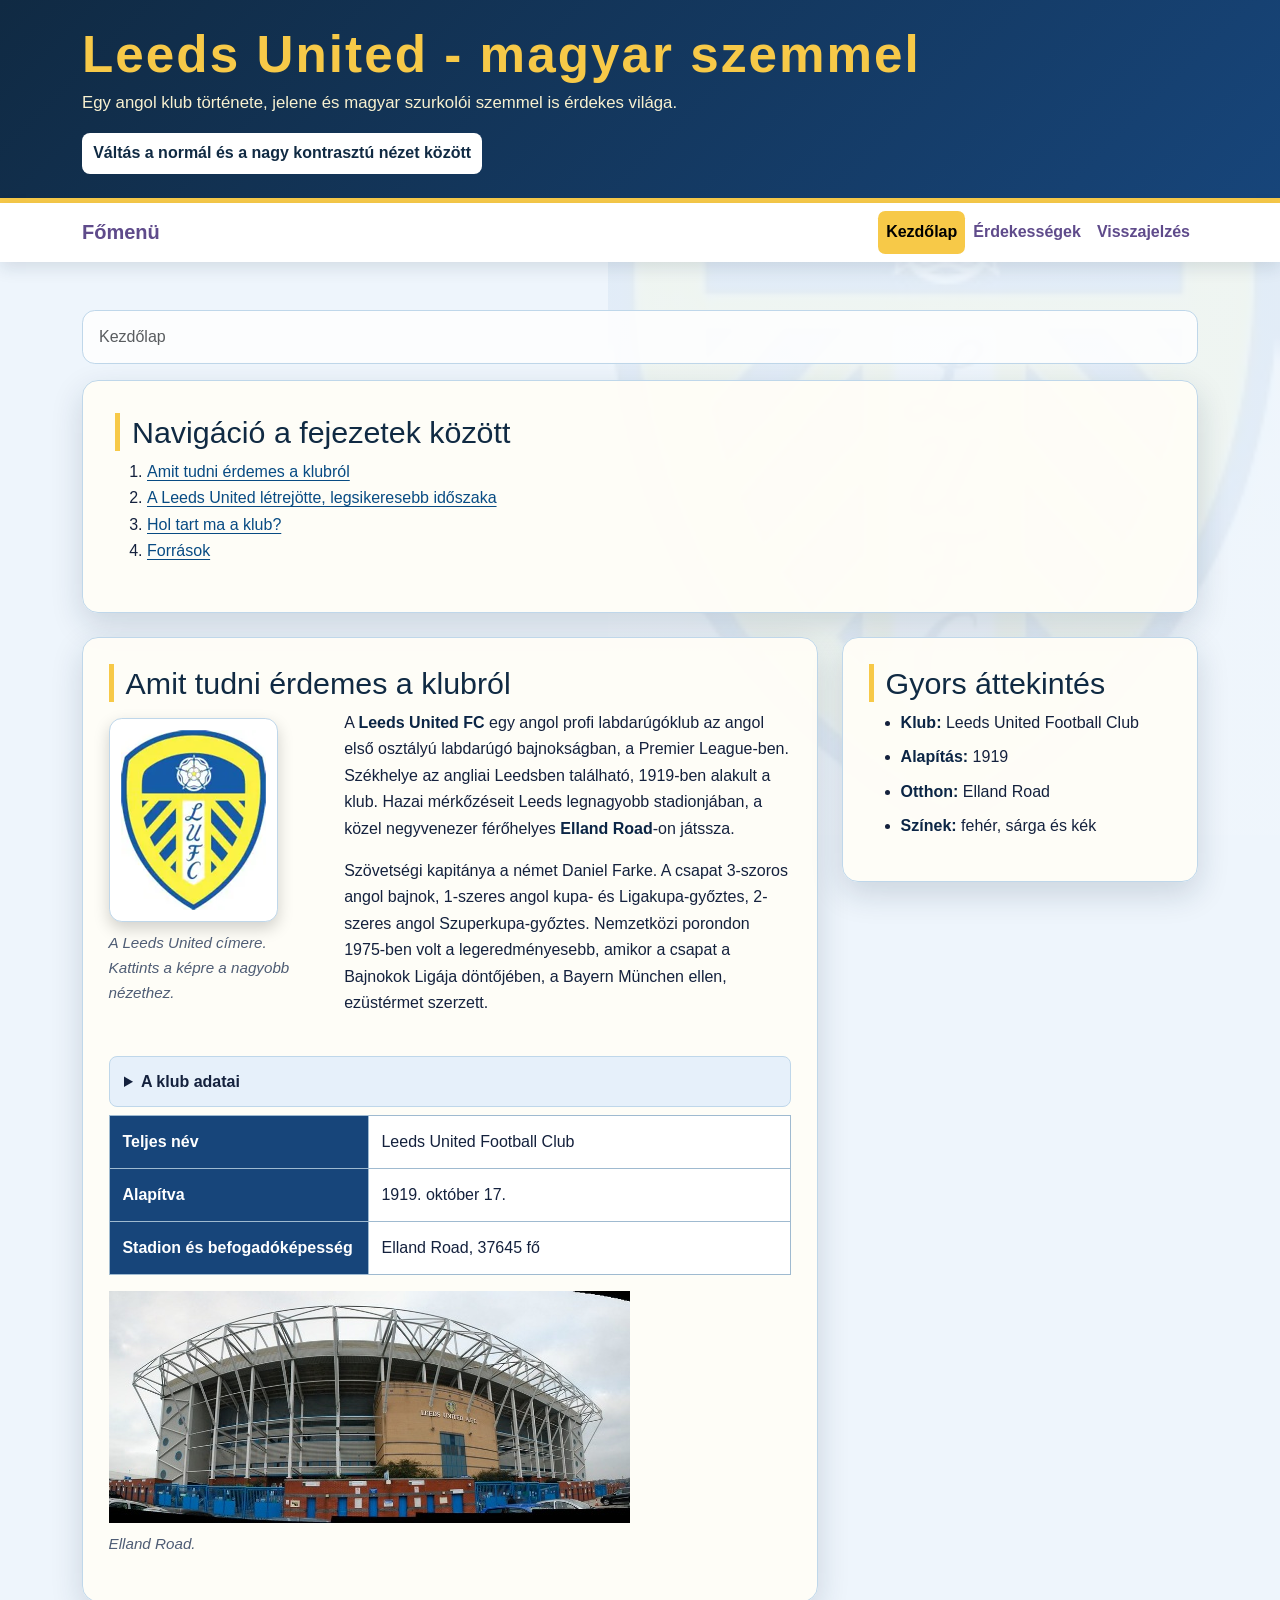
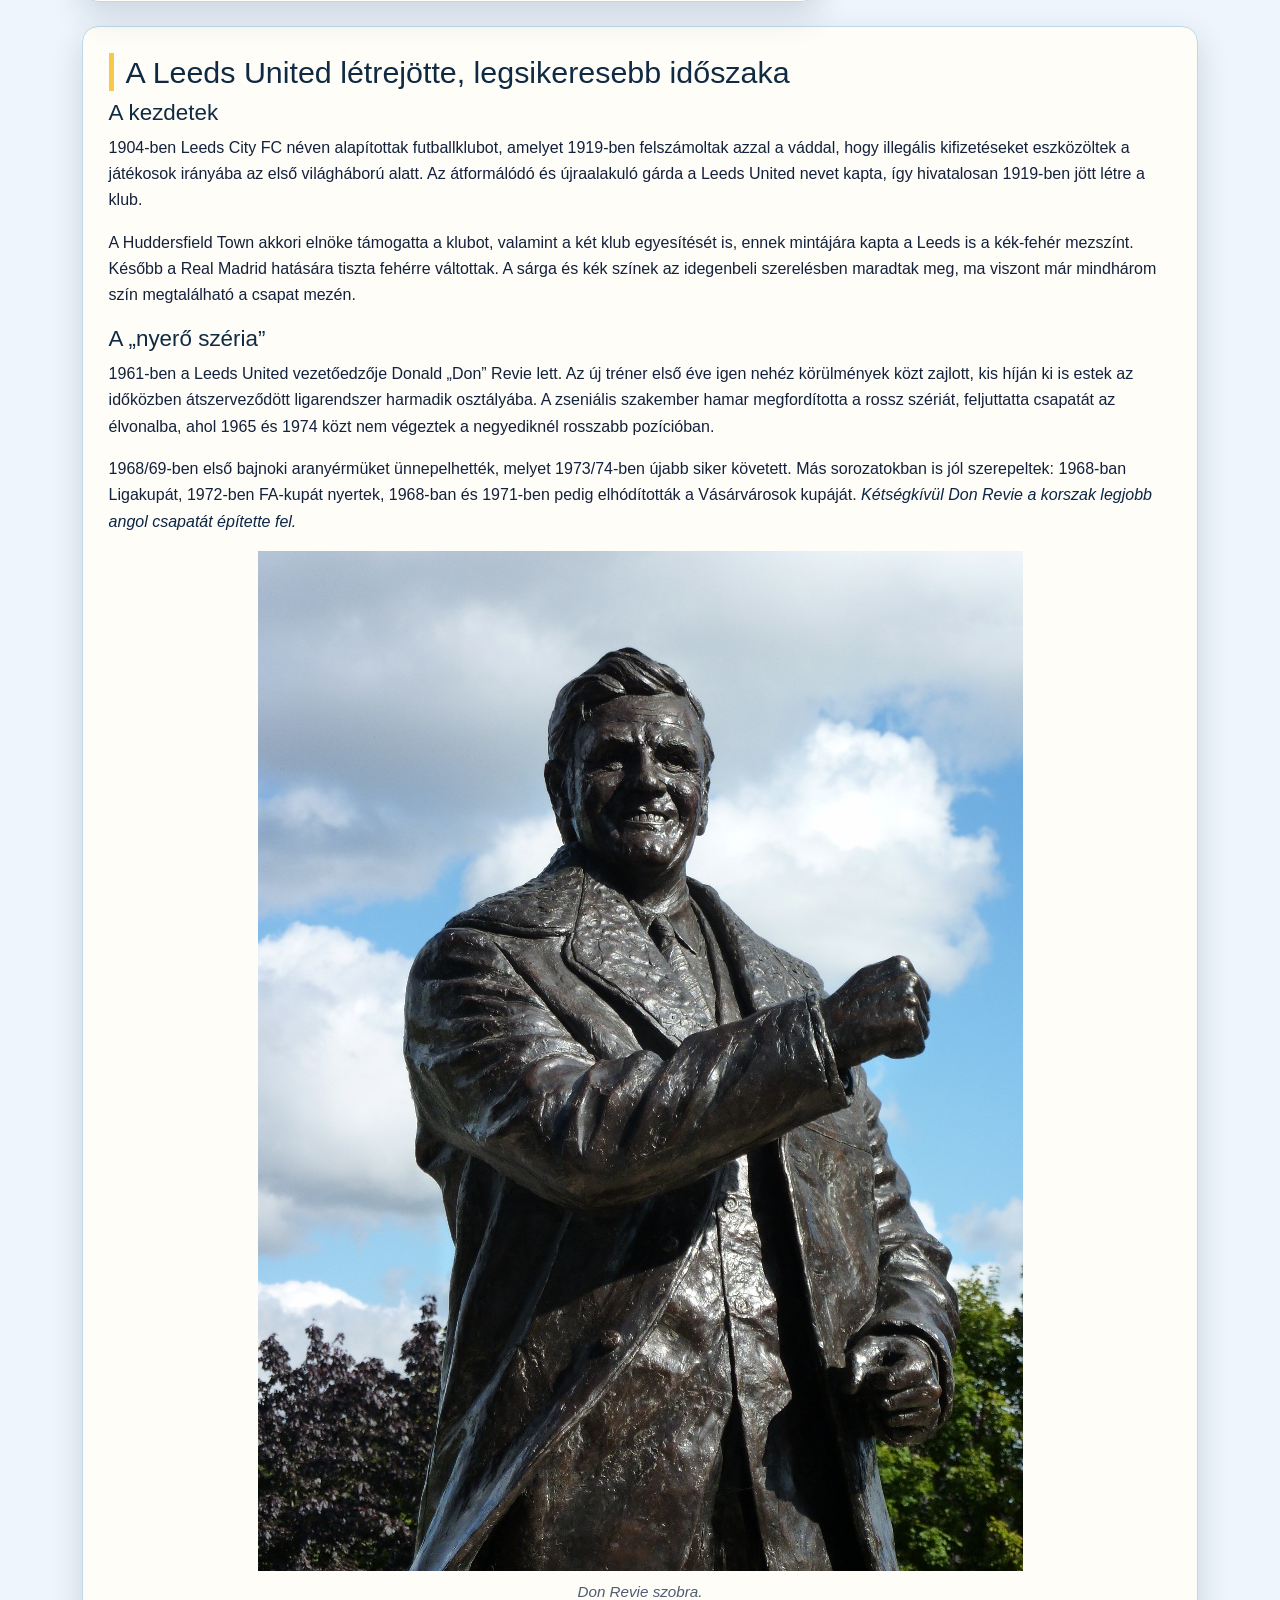
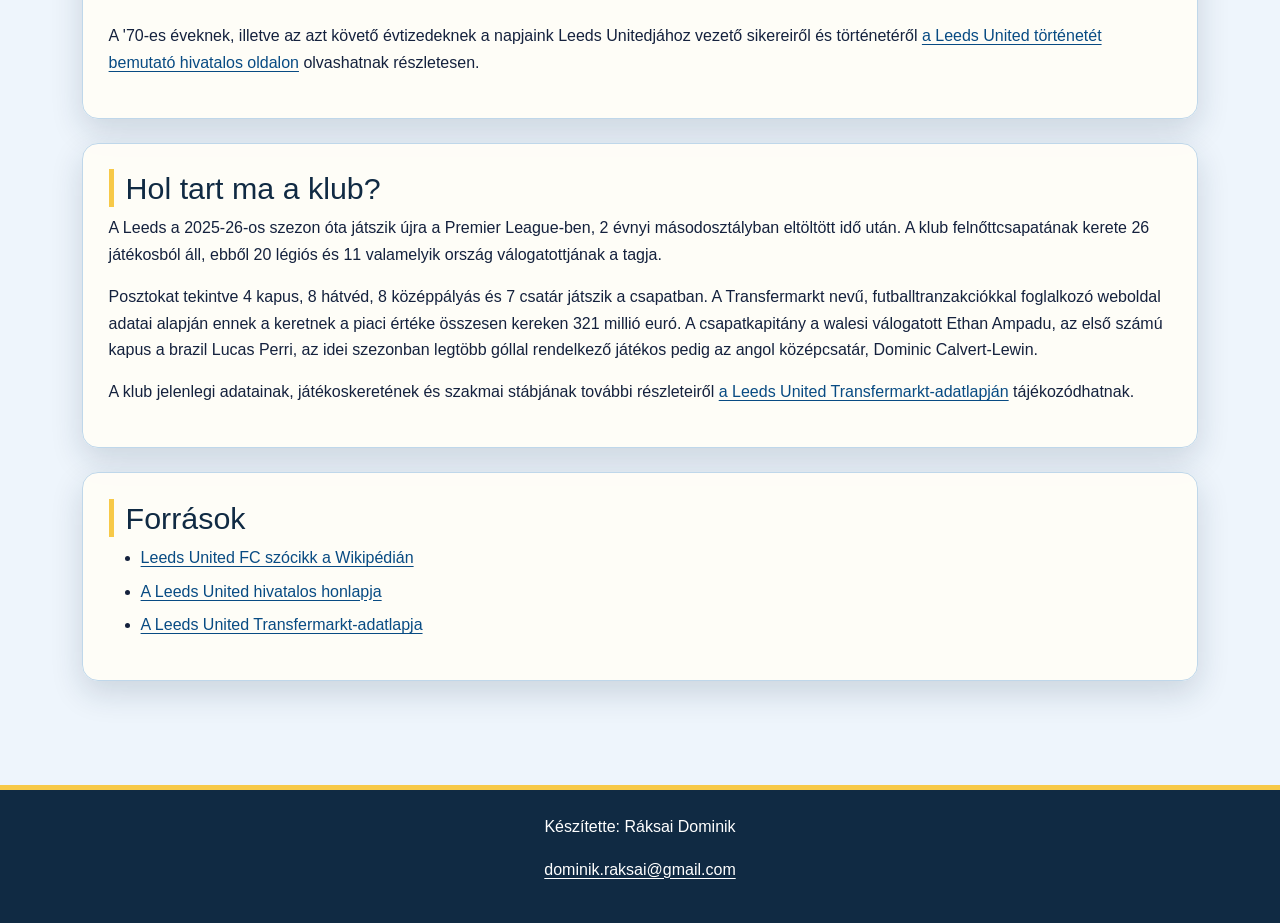
<file: index.html>
<!DOCTYPE html>
<html lang="hu">
<head>
  <meta charset="utf-8">
  <meta name="viewport" content="width=device-width, initial-scale=1">
  <title>Kezdőlap - Leeds United magyar szemmel</title>
  <link href="https://cdn.jsdelivr.net/npm/bootstrap@5.3.3/dist/css/bootstrap.min.css" rel="stylesheet">
  <link rel="stylesheet" href="css/style.css" media="screen">
  <link rel="stylesheet" href="css/print.css" media="print">
</head>
<body>
  <a class="skip-link" href="#tartalom">Ugrás a fő tartalomra</a>
  <input class="contrast-toggle" type="checkbox" id="nagybetus" aria-label="Nagy kontrasztú, nagybetűs nézet bekapcsolása">
  <div class="site-wrap">
    <header class="site-header py-4">
      <div class="container-lg">
        <h1 class="site-title">Leeds United - magyar szemmel</h1>
        <p class="tagline">Egy angol klub története, jelene és magyar szurkolói szemmel is érdekes világa.</p>
        <label class="contrast-control" for="nagybetus">Váltás a normál és a nagy kontrasztú nézet között</label>
      </div>
    </header>

    <nav class="navbar navbar-expand-md" aria-label="Főmenü">
      <div class="container-lg">
        <span class="navbar-brand">Főmenü</span>       
        <button class="navbar-toggler" type="button" data-bs-toggle="collapse" data-bs-target="#fomenu" aria-controls="fomenu" aria-expanded="false" aria-label="Menü megnyitása">
          <span class="navbar-toggler-icon"></span>
        </button>
        
        <div class="collapse navbar-collapse" id="fomenu">
          <ul class="navbar-nav ms-auto">
            <li class="nav-item"><a class="nav-link active" aria-current="page" href="index.html">Kezdőlap</a></li>
            <li class="nav-item"><a class="nav-link" href="erdekessegek.html">Érdekességek</a></li>
            <li class="nav-item"><a class="nav-link" href="visszajelzes.html">Visszajelzés</a></li>
          </ul>
        </div>
      </div>
    </nav>

    <main id="tartalom" class="container-lg">
      <nav aria-label="Helyzetjelző navigáció">
        <ol class="breadcrumb">
          <li class="breadcrumb-item active" aria-current="page">Kezdőlap</li>
        </ol>
      </nav>

      <section class="hero mb-4" aria-labelledby="fejezetek">
        <h2 id="fejezetek">Navigáció a fejezetek között</h2>
        <ol>
          <li><a href="#klubrol">Amit tudni érdemes a klubról</a></li>
          <li><a href="#tortenet">A Leeds United létrejötte, legsikeresebb időszaka</a></li>
          <li><a href="#ma">Hol tart ma a klub?</a></li>
          <li><a href="#forrasok">Források</a></li>
        </ol>
      </section>

      <div class="row g-4 align-items-start">
        <div class="col-12 col-xl-8">
          <article class="content-card">
            <h2 id="klubrol">Amit tudni érdemes a klubról</h2>
            <div class="row g-4 align-items-center">
              <div class="col-12 col-md-4">
                <figure class="logo-figure">
                  <a class="figure-link" href="images/leedslogo.png">
                    <img class="thumbnail" src="images/leedslogo_thumb.png" alt="A Leeds United címere sárga és kék színekkel.">
                  </a>
                  <figcaption>A Leeds United címere. Kattints a képre a nagyobb nézethez.</figcaption>
                </figure>
              </div>
              <div class="col-12 col-md-8">
                <p>A <strong>Leeds United FC</strong> egy angol profi labdarúgóklub az angol első osztályú labdarúgó bajnokságban, a <span lang="en">Premier League</span>-ben. Székhelye az angliai Leedsben található, 1919-ben alakult a klub. Hazai mérkőzéseit Leeds legnagyobb stadionjában, a közel negyvenezer férőhelyes <span lang="en"><strong>Elland Road</strong></span>-on játssza.</p>
                <p>Szövetségi kapitánya a német Daniel Farke. A csapat 3-szoros angol bajnok, 1-szeres angol kupa- és Ligakupa-győztes, 2-szeres angol Szuperkupa-győztes. Nemzetközi porondon 1975-ben volt a legeredményesebb, amikor a csapat a Bajnokok Ligája döntőjében, a Bayern München ellen, ezüstérmet szerzett.</p>
              </div>
            </div>

            <div class="table-wrapper">
              <table>
                <caption>
                  <details>
                    <summary>A klub adatai</summary>
                    A táblázatban a klubra vonatkozó legfontosabb adatok olvashatók.
                  </details>
                </caption>
                <tbody>
                  <tr>
                    <th scope="row">Teljes név</th>
                    <td><span lang="en">Leeds United Football Club</span></td>
                  </tr>
                  <tr>
                    <th scope="row">Alapítva</th>
                    <td>1919. október 17.</td>
                  </tr>
                  <tr>
                    <th scope="row">Stadion és befogadóképesség</th>
                    <td><span lang="en">Elland Road</span>, 37645 fő</td>
                  </tr>
                </tbody>
              </table>
            </div>

            <figure>
              <img src="images/ellandroad.png" alt="A Leeds United stadionja, az Elland Road oldalnézetből">
              <figcaption><span lang="en">Elland Road</span>.</figcaption>
            </figure>
          </article>
        </div>

        <aside class="col-12 col-xl-4" aria-labelledby="gyors">
          <div class="aside-card">
            <h2 id="gyors">Gyors áttekintés</h2>
            <ul class="fact-list">
              <li><strong>Klub:</strong><span lang="en"> Leeds United Football Club</span></li>
              <li><strong>Alapítás:</strong> 1919</li>
              <li><strong>Otthon:</strong><span lang="en"> Elland Road</span></li>
              <li><strong>Színek:</strong> fehér, sárga és kék</li>
            </ul>
          </div>
        </aside>
      </div>

      <section id="tortenet" class="content-card wide-reading">
        <h2>A Leeds United létrejötte, legsikeresebb időszaka</h2>
        <article>
          <h3>A kezdetek</h3>
          <p>1904-ben <span lang="en">Leeds City</span> FC néven alapítottak futballklubot, amelyet 1919-ben felszámoltak azzal a váddal, hogy illegális kifizetéseket eszközöltek a játékosok irányába az első világháború alatt. Az átformálódó és újraalakuló gárda a Leeds United nevet kapta, így hivatalosan 1919-ben jött létre a klub.</p>
          <p>A <span lang="en">Huddersfield Town</span> akkori elnöke támogatta a klubot, valamint a két klub egyesítését is, ennek mintájára kapta a Leeds is a kék-fehér mezszínt. Később a Real Madrid hatására tiszta fehérre váltottak. A sárga és kék színek az idegenbeli szerelésben maradtak meg, ma viszont már mindhárom szín megtalálható a csapat mezén.</p>
        </article>
        <article>
          <h3>A „nyerő széria”</h3>
          <p>1961-ben a Leeds United vezetőedzője Donald „Don” Revie lett. Az új tréner első éve igen nehéz körülmények közt zajlott, kis híján ki is estek az időközben átszerveződött ligarendszer harmadik osztályába. A zseniális szakember hamar megfordította a rossz szériát, feljuttatta csapatát az élvonalba, ahol 1965 és 1974 közt nem végeztek a negyediknél rosszabb pozícióban.</p>
          <p>1968/69-ben első bajnoki aranyérmüket ünnepelhették, melyet 1973/74-ben újabb siker követett. Más sorozatokban is jól szerepeltek: 1968-ban Ligakupát, 1972-ben FA-kupát nyertek, 1968-ban és 1971-ben pedig elhódították a Vásárvárosok kupáját. <em>Kétségkívül Don Revie a korszak legjobb angol csapatát építette fel.</em></p>
          <figure class="text-center">
            <img src="images/szobor.png" alt="Don Revie szobra Leedsben">
            <figcaption>Don Revie szobra.</figcaption>
          </figure>
          <p>A '70-es éveknek, illetve az azt követő évtizedeknek a napjaink Leeds Unitedjához vezető sikereiről és történetéről <a href="https://www.leedsunited.com/en/club-honours" target="_blank">a Leeds United történetét bemutató hivatalos oldalon</a> olvashatnak részletesen.</p>
        </article>
      </section>

      <section id="ma" class="content-card wide-reading">
        <h2>Hol tart ma a klub?</h2>
        <p>A Leeds a 2025-26-os szezon óta játszik újra a <span lang="en">Premier League</span>-ben, 2 évnyi másodosztályban eltöltött idő után. A klub felnőttcsapatának kerete 26 játékosból áll, ebből 20 légiós és 11 valamelyik ország válogatottjának a tagja.</p>
        <p>Posztokat tekintve 4 kapus, 8 hátvéd, 8 középpályás és 7 csatár játszik a csapatban. A Transfermarkt nevű, futballtranzakciókkal foglalkozó weboldal adatai alapján ennek a keretnek a piaci értéke összesen kereken 321 millió euró. A csapatkapitány a walesi válogatott Ethan Ampadu, az első számú kapus a brazil Lucas Perri, az idei szezonban legtöbb góllal rendelkező játékos pedig az angol középcsatár, Dominic Calvert-Lewin.</p>
        <p>A klub jelenlegi adatainak, játékoskeretének és szakmai stábjának további részleteiről <a href="https://www.transfermarkt.com/leeds-united/startseite/verein/399" target="_blank">a Leeds United Transfermarkt-adatlapján</a> tájékozódhatnak.</p>
      </section>

      <section id="forrasok" class="content-card wide-reading">
        <h2>Források</h2>
        <ul class="source-list">
          <li><a href="https://hu.wikipedia.org/wiki/Leeds_United_FC" target="_blank">Leeds United FC szócikk a Wikipédián</a></li>
          <li><a href="https://www.leedsunited.com/" target="_blank">A Leeds United hivatalos honlapja</a></li>
          <li><a href="https://www.transfermarkt.com/leeds-united/startseite/verein/399" target="_blank">A Leeds United Transfermarkt-adatlapja</a></li>
        </ul>
      </section>
    </main>

    <footer class="site-footer">
      <div class="container-lg">
        <p>Készítette: Ráksai Dominik</p>
        <p><a class="footer-link" href="mailto:dominik.raksai@gmail.com">dominik.raksai@gmail.com</a></p>
      </div>
    </footer>
  </div>
  <script src="https://cdn.jsdelivr.net/npm/bootstrap@5.3.3/dist/js/bootstrap.bundle.min.js"></script>
</body>
</html>
</file>
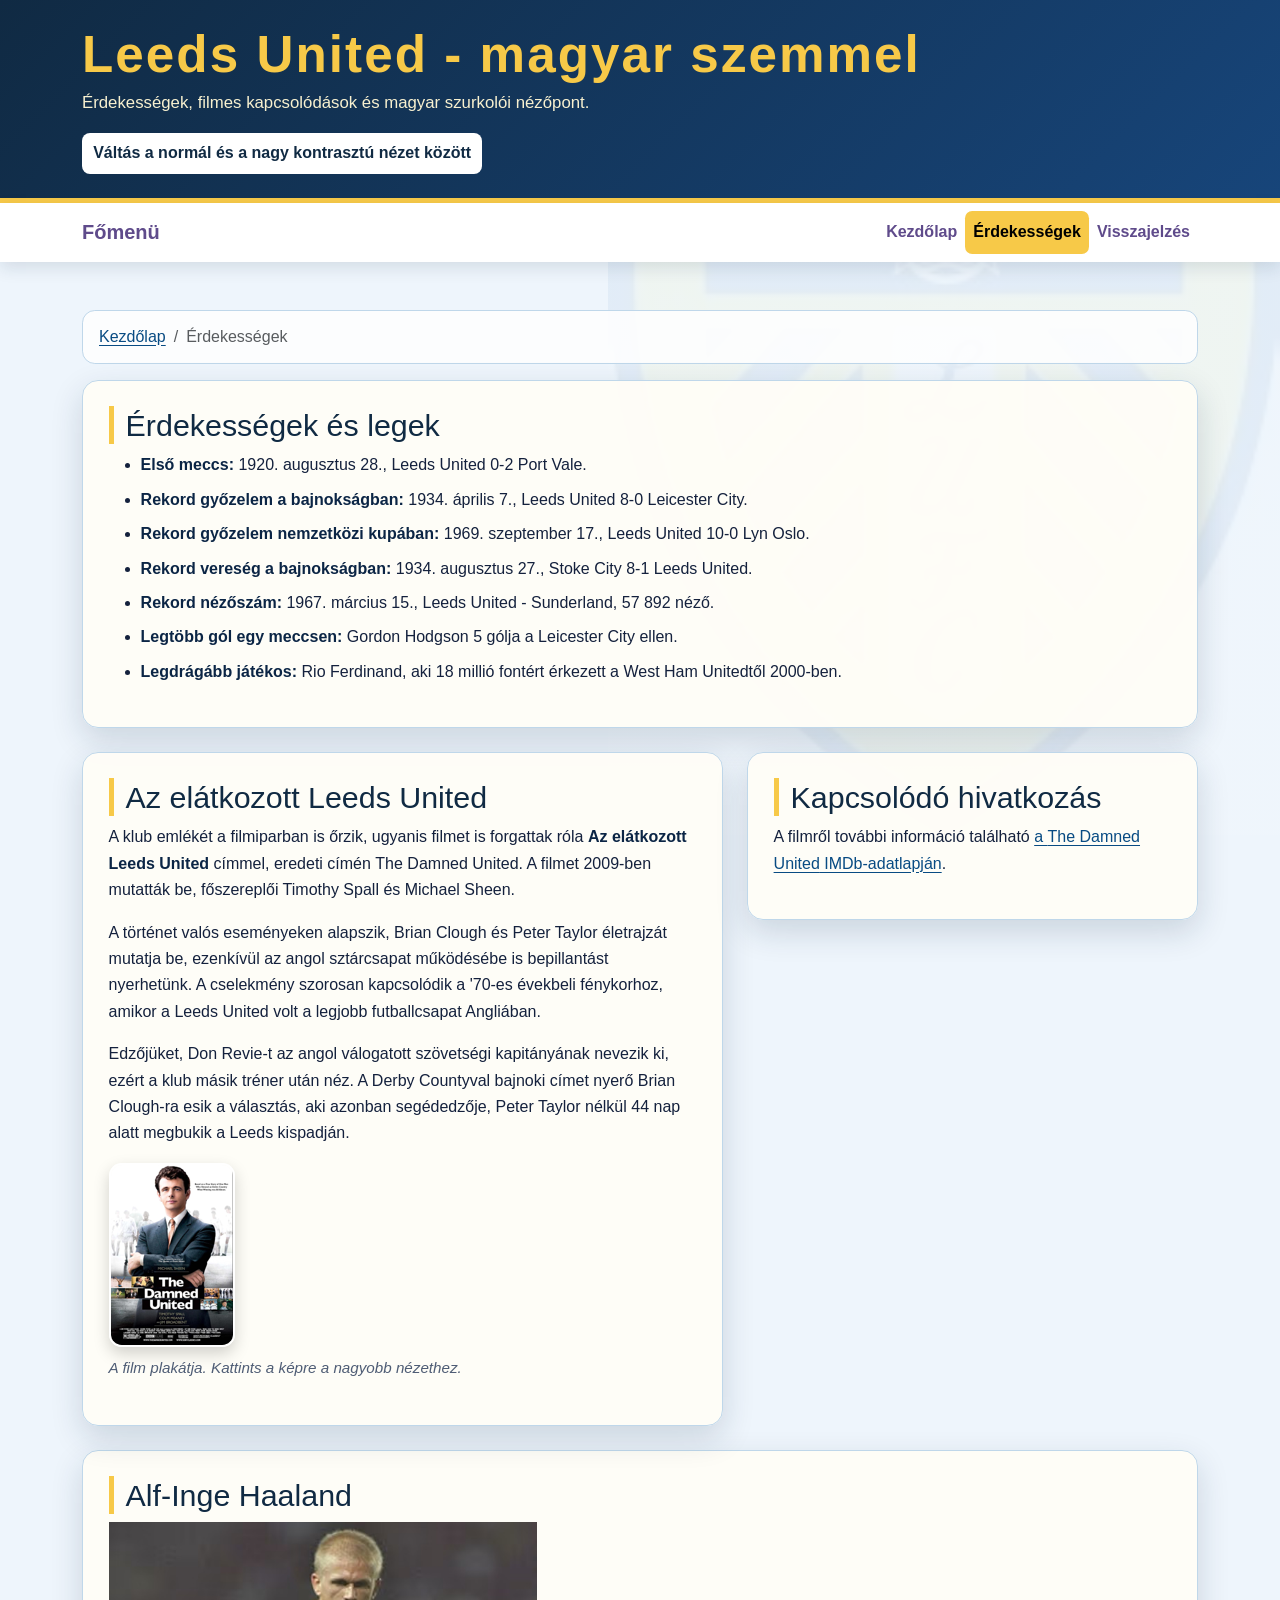
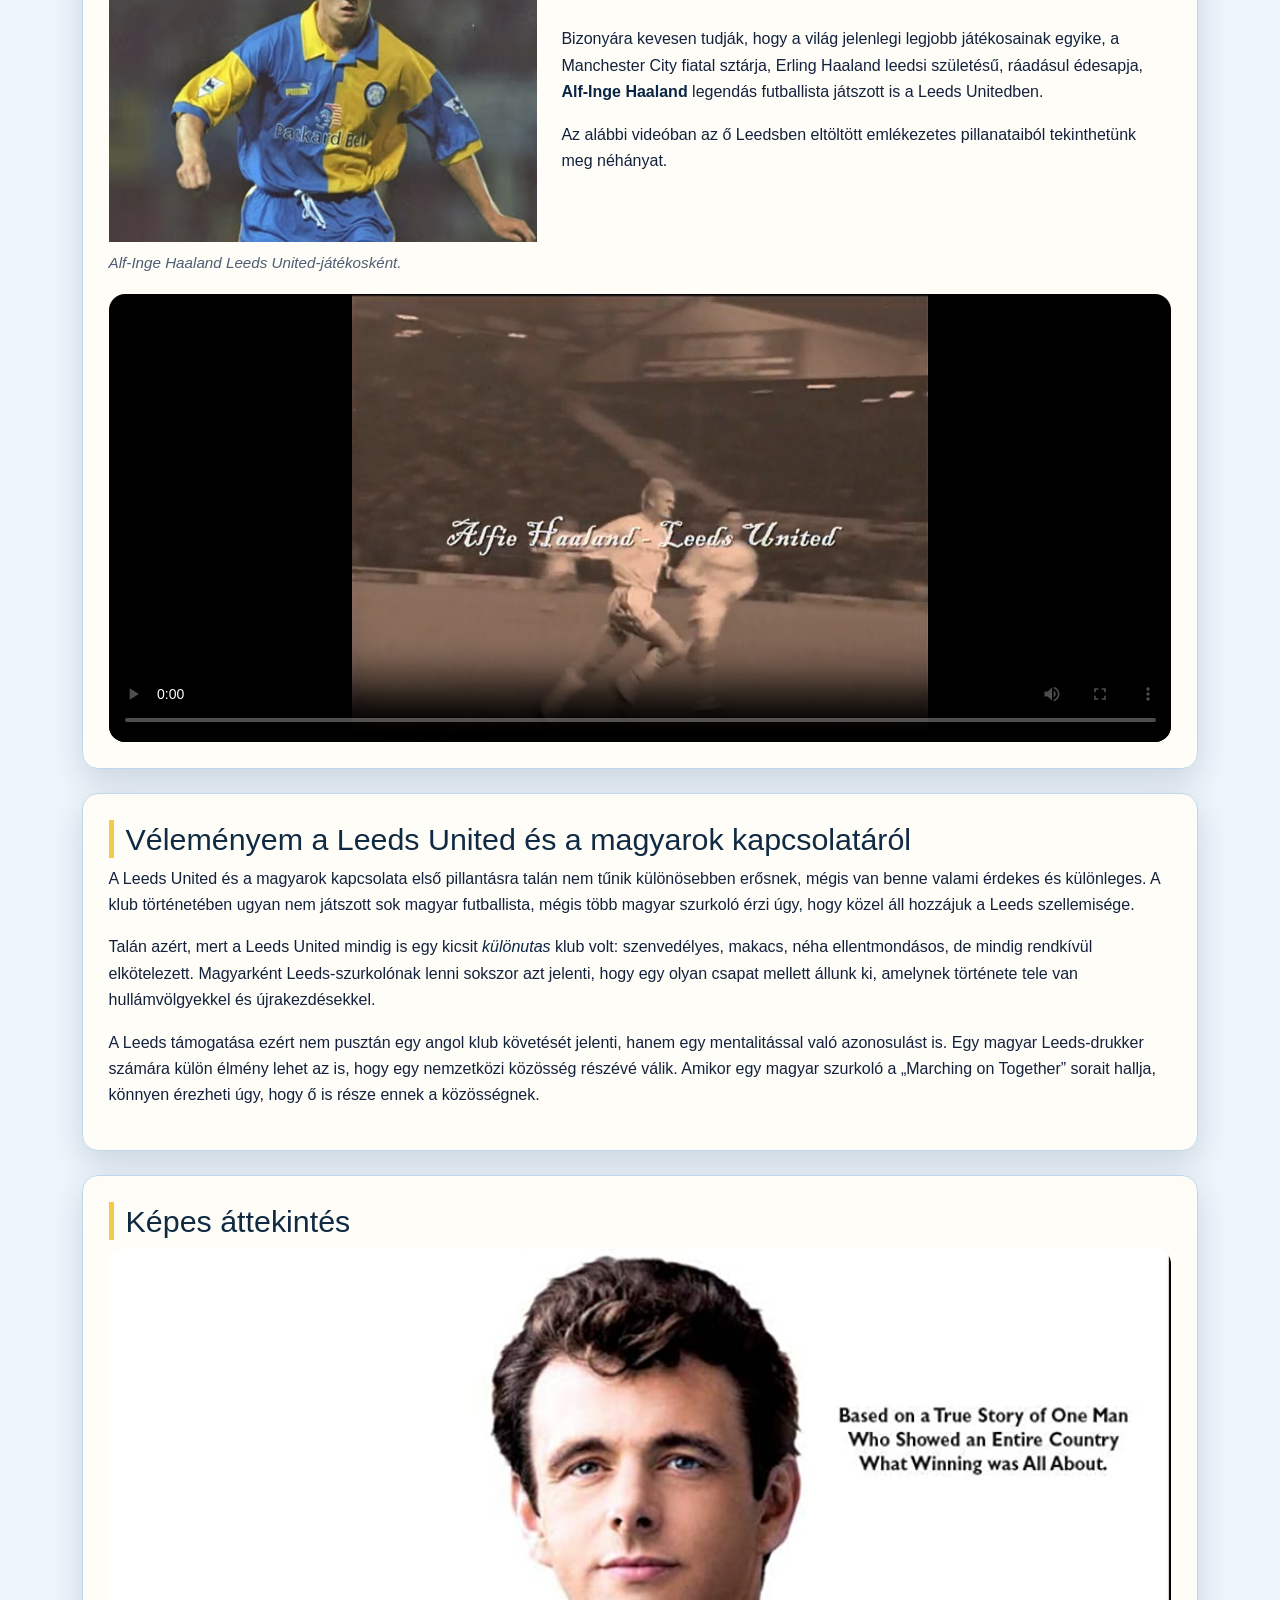
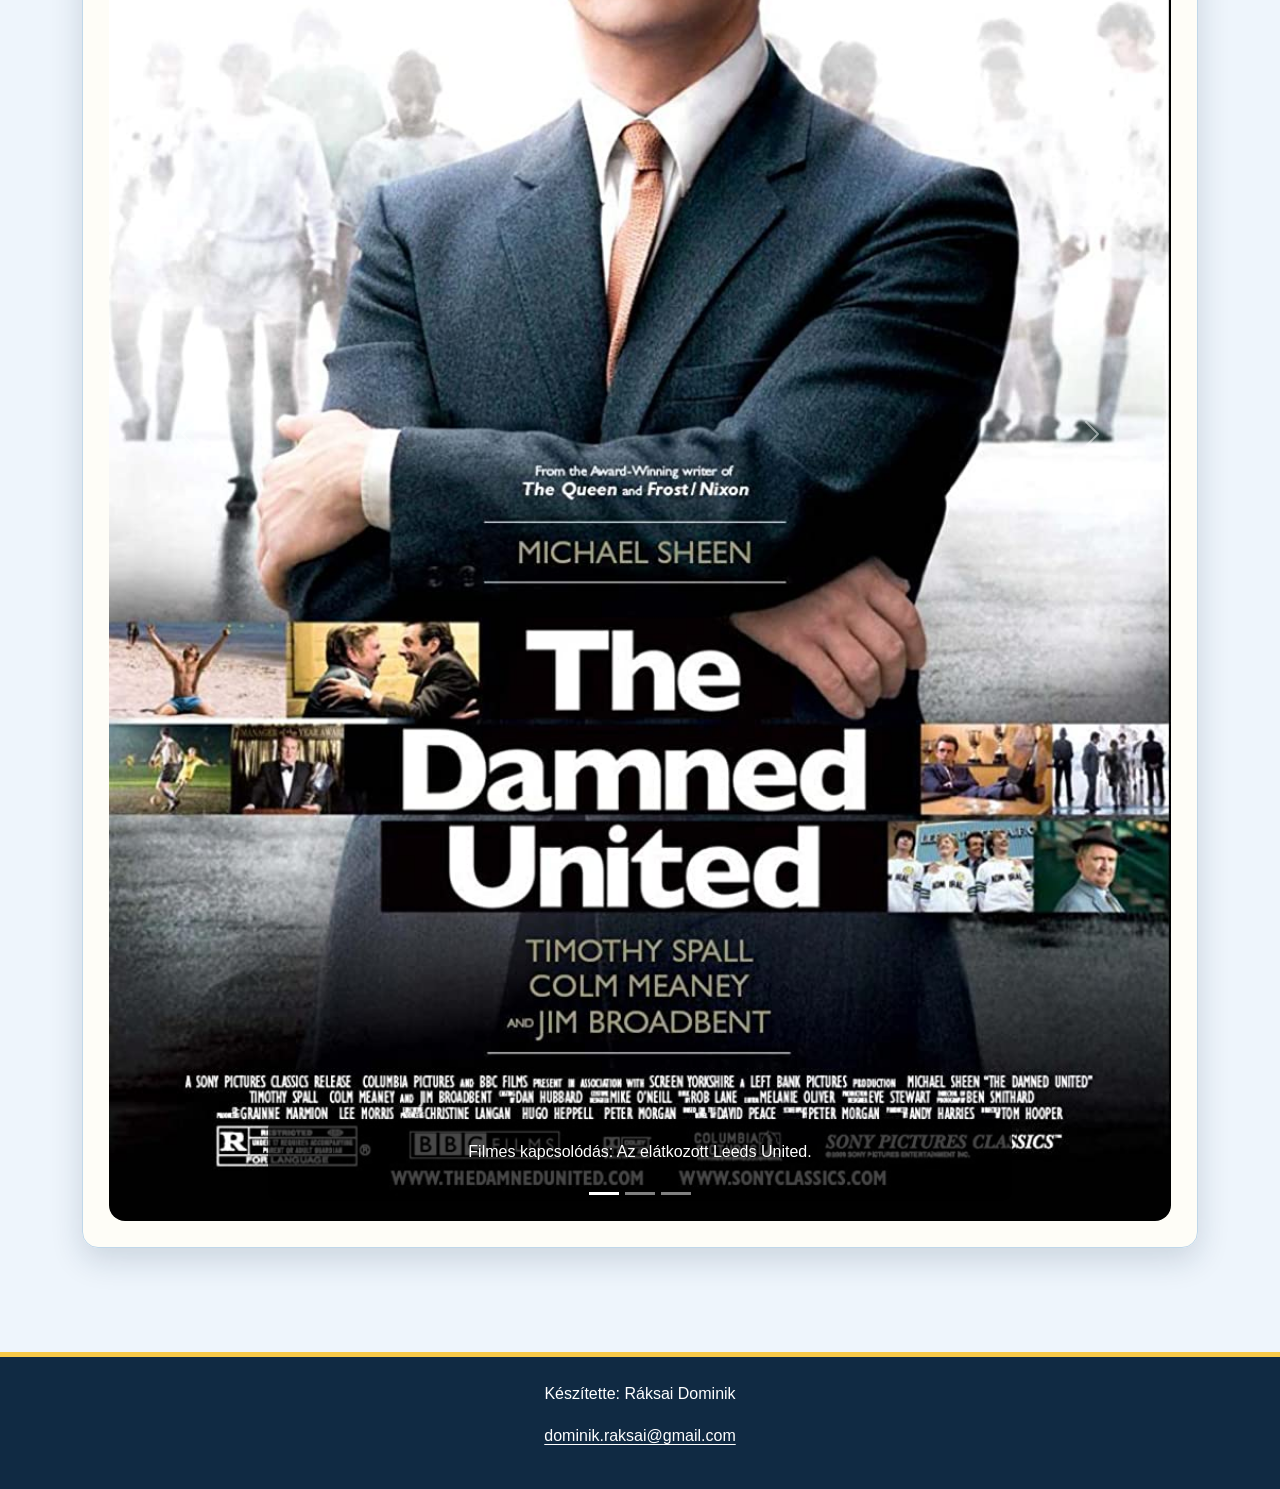
<file: erdekessegek.html>
<!DOCTYPE html>
<html lang="hu">
<head>
  <meta charset="utf-8">
  <meta name="viewport" content="width=device-width, initial-scale=1">
  <title>Érdekességek - Leeds United magyar szemmel</title>
  <link href="https://cdn.jsdelivr.net/npm/bootstrap@5.3.3/dist/css/bootstrap.min.css" rel="stylesheet">
  <link rel="stylesheet" href="css/style.css" media="screen">
  <link rel="stylesheet" href="css/print.css" media="print">
</head>
<body>
  <a class="skip-link" href="#tartalom">Ugrás a fő tartalomra</a>
  <input class="contrast-toggle" type="checkbox" id="nagybetus" aria-label="Nagy kontrasztú, nagybetűs nézet bekapcsolása">
  <div class="site-wrap">
    <header class="site-header py-4">
      <div class="container-lg">
        <h1 class="site-title">Leeds United - magyar szemmel</h1>
        <p class="tagline">Érdekességek, filmes kapcsolódások és magyar szurkolói nézőpont.</p>
        <label class="contrast-control" for="nagybetus">Váltás a normál és a nagy kontrasztú nézet között</label>
      </div>
    </header>

    <nav class="navbar navbar-expand-md" aria-label="Főmenü">
      <div class="container-lg">
        <span class="navbar-brand">Főmenü</span>
        <button class="navbar-toggler" type="button" data-bs-toggle="collapse" data-bs-target="#fomenu" aria-controls="fomenu" aria-expanded="false" aria-label="Menü megnyitása">
          <span class="navbar-toggler-icon"></span>
        </button>
        <div class="collapse navbar-collapse" id="fomenu">
          <ul class="navbar-nav ms-auto">
            <li class="nav-item"><a class="nav-link" href="index.html">Kezdőlap</a></li>
            <li class="nav-item"><a class="nav-link active" aria-current="page" href="erdekessegek.html">Érdekességek</a></li>
            <li class="nav-item"><a class="nav-link" href="visszajelzes.html">Visszajelzés</a></li>
          </ul>
        </div>
      </div>
    </nav>

    <main id="tartalom" class="container-lg">
      <nav aria-label="Helyzetjelző navigáció">
        <ol class="breadcrumb">
          <li class="breadcrumb-item"><a href="index.html" title="Ugrás a Kezdőlapra">Kezdőlap</a></li>
          <li class="breadcrumb-item active" aria-current="page">Érdekességek</li>
        </ol>
      </nav>

      <section class="content-card" aria-labelledby="legek">
        <h2 id="legek">Érdekességek és legek</h2>
        <ul class="fact-list">
          <li><strong>Első meccs:</strong> 1920. augusztus 28., Leeds United 0-2 Port Vale.</li>
          <li><strong>Rekord győzelem a bajnokságban:</strong> 1934. április 7., Leeds United 8-0 Leicester City.</li>
          <li><strong>Rekord győzelem nemzetközi kupában:</strong> 1969. szeptember 17., Leeds United 10-0 Lyn Oslo.</li>
          <li><strong>Rekord vereség a bajnokságban:</strong> 1934. augusztus 27., Stoke City 8-1 Leeds United.</li>
          <li><strong>Rekord nézőszám:</strong> 1967. március 15., Leeds United - Sunderland, 57 892 néző.</li>
          <li><strong>Legtöbb gól egy meccsen:</strong> Gordon Hodgson 5 gólja a Leicester City ellen.</li>
          <li><strong>Legdrágább játékos:</strong> Rio Ferdinand, aki 18 millió fontért érkezett a West Ham Unitedtől 2000-ben.</li>
        </ul>
      </section>      

      <div class="row g-4 align-items-start">
        <div class="col-12 col-lg-7">
          <article class="content-card">
            <h2 id="film">Az elátkozott Leeds United</h2>
            <p>A klub emlékét a filmiparban is őrzik, ugyanis filmet is forgattak róla <strong>Az elátkozott Leeds United</strong> címmel, eredeti címén <span lang="en">The Damned United</span>. A filmet 2009-ben mutatták be, főszereplői Timothy Spall és Michael Sheen.</p>
            <p>A történet valós eseményeken alapszik, Brian Clough és Peter Taylor életrajzát mutatja be, ezenkívül az angol sztárcsapat működésébe is bepillantást nyerhetünk. A cselekmény szorosan kapcsolódik a '70-es évekbeli fénykorhoz, amikor a Leeds United volt a legjobb futballcsapat Angliában.</p>
            <p>Edzőjüket, Don Revie-t az angol válogatott szövetségi kapitányának nevezik ki, ezért a klub másik tréner után néz. A Derby Countyval bajnoki címet nyerő Brian Clough-ra esik a választás, aki azonban segédedzője, Peter Taylor nélkül 44 nap alatt megbukik a Leeds kispadján.</p>
            <figure>
              <a class="figure-link" href="images/damned.png">
                <img class="thumbnail" src="images/damned_thumb.png" alt="Az elátkozott Leeds United című film plakátjának kisebb előnézeti képe">
              </a>
              <figcaption>A film plakátja. Kattints a képre a nagyobb nézethez.</figcaption>
            </figure>
          </article>
        </div>

        <aside class="col-12 col-lg-5" aria-labelledby="filmoldalak">
          <div class="aside-card">
            <h2 id="filmoldalak">Kapcsolódó hivatkozás</h2>
            <p>A filmről további információ található <a href="https://www.imdb.com/title/tt1226271/" target="_blank">a <span lang="en">The Damned United</span> IMDb-adatlapján</a>.</p>
          </div>
        </aside>
      </div>

      <section class="content-card" aria-labelledby="haaland">
        <h2 id="haaland">Alf-Inge Haaland</h2>
        <div class="row g-4 align-items-center">
          <div class="col-12 col-md-5">
            <figure>
              <img src="images/alfi.png" alt="Alf-Inge Haaland Leeds United-mezben futballozik">
              <figcaption>Alf-Inge Haaland Leeds United-játékosként.</figcaption>
            </figure>
          </div>
          <div class="col-12 col-md-7">
            <p>Bizonyára kevesen tudják, hogy a világ jelenlegi legjobb játékosainak egyike, a Manchester City fiatal sztárja, Erling Haaland leedsi születésű, ráadásul édesapja, <strong>Alf-Inge Haaland</strong> legendás futballista játszott is a Leeds Unitedben.</p>
            <p>Az alábbi videóban az ő Leedsben eltöltött emlékezetes pillanataiból tekinthetünk meg néhányat.</p>
          </div>
        </div>
        <video class="local-video" src="alfie_video.mp4" controls poster="images/alfie_video_poster.png" aria-label="Videó Alf-Inge Haaland Leeds Unitedben eltöltött emlékezetes pillanatairól"></video>
        <p class="nyomtatas">Itt van a videó helye.</p>        
      </section>

      <section class="content-card wide-reading" aria-labelledby="magyarok">
        <h2 id="magyarok">Véleményem a Leeds United és a magyarok kapcsolatáról</h2>
        <p>A Leeds United és a magyarok kapcsolata első pillantásra talán nem tűnik különösebben erősnek, mégis van benne valami érdekes és különleges. A klub történetében ugyan nem játszott sok magyar futballista, mégis több magyar szurkoló érzi úgy, hogy közel áll hozzájuk a Leeds szellemisége.</p>
        <p>Talán azért, mert a Leeds United mindig is egy kicsit <em>különutas</em> klub volt: szenvedélyes, makacs, néha ellentmondásos, de mindig rendkívül elkötelezett. Magyarként Leeds-szurkolónak lenni sokszor azt jelenti, hogy egy olyan csapat mellett állunk ki, amelynek története tele van hullámvölgyekkel és újrakezdésekkel.</p>
        <p>A Leeds támogatása ezért nem pusztán egy angol klub követését jelenti, hanem egy mentalitással való azonosulást is. Egy magyar Leeds-drukker számára külön élmény lehet az is, hogy egy nemzetközi közösség részévé válik. Amikor egy magyar szurkoló a <span lang="en">„Marching on Together”</span> sorait hallja, könnyen érezheti úgy, hogy ő is része ennek a közösségnek.</p>
      </section>

      <section class="content-card" aria-labelledby="carousel-cim">
        <h2 id="carousel-cim">Képes áttekintés</h2>
        <div id="leedsKepek" class="carousel slide" data-bs-ride="carousel">
          <div class="carousel-indicators">
            <button type="button" data-bs-target="#leedsKepek" data-bs-slide-to="0" class="active" aria-current="true" aria-label="Első kép"></button>
            <button type="button" data-bs-target="#leedsKepek" data-bs-slide-to="1" aria-label="Második kép"></button>
            <button type="button" data-bs-target="#leedsKepek" data-bs-slide-to="2" aria-label="Harmadik kép"></button>
          </div>
          <div class="carousel-inner rounded-4">
            <div class="carousel-item active">
              <img src="images/damned.png" class="d-block w-100" alt="Az elátkozott Leeds United című film plakátja">
              <div class="carousel-caption d-none d-md-block">
                <p>Filmes kapcsolódás: Az elátkozott Leeds United.</p>
              </div>
            </div>
            <div class="carousel-item">
              <img src="images/alfi.png" class="d-block w-100" alt="Alf-Inge Haaland Leeds United játékosként">
              <div class="carousel-caption d-none d-md-block">
                <p>Alf-Inge Haaland Leedsben is játszott.</p>
              </div>
            </div>
            <div class="carousel-item">
              <img src="images/szobor.png" class="d-block w-100" alt="Don Revie szobra">
              <div class="carousel-caption d-none d-md-block">
                <p>Don Revie a klub aranykorszakának ikonja.</p>
              </div>
            </div>
          </div>
          <button class="carousel-control-prev" type="button" data-bs-target="#leedsKepek" data-bs-slide="prev">
            <span class="carousel-control-prev-icon" aria-hidden="true"></span>
            <span class="visually-hidden">Előző</span>
          </button>
          <button class="carousel-control-next" type="button" data-bs-target="#leedsKepek" data-bs-slide="next">
            <span class="carousel-control-next-icon" aria-hidden="true"></span>
            <span class="visually-hidden">Következő</span>
          </button>
        </div>
      </section>
    </main>

    <footer class="site-footer">
      <div class="container-lg">
        <p>Készítette: Ráksai Dominik</p>
        <p><a class="footer-link" href="mailto:dominik.raksai@gmail.com">dominik.raksai@gmail.com</a></p>
      </div>
    </footer>
  </div>
  <script src="https://cdn.jsdelivr.net/npm/bootstrap@5.3.3/dist/js/bootstrap.bundle.min.js"></script>
</body>
</html>
</file>
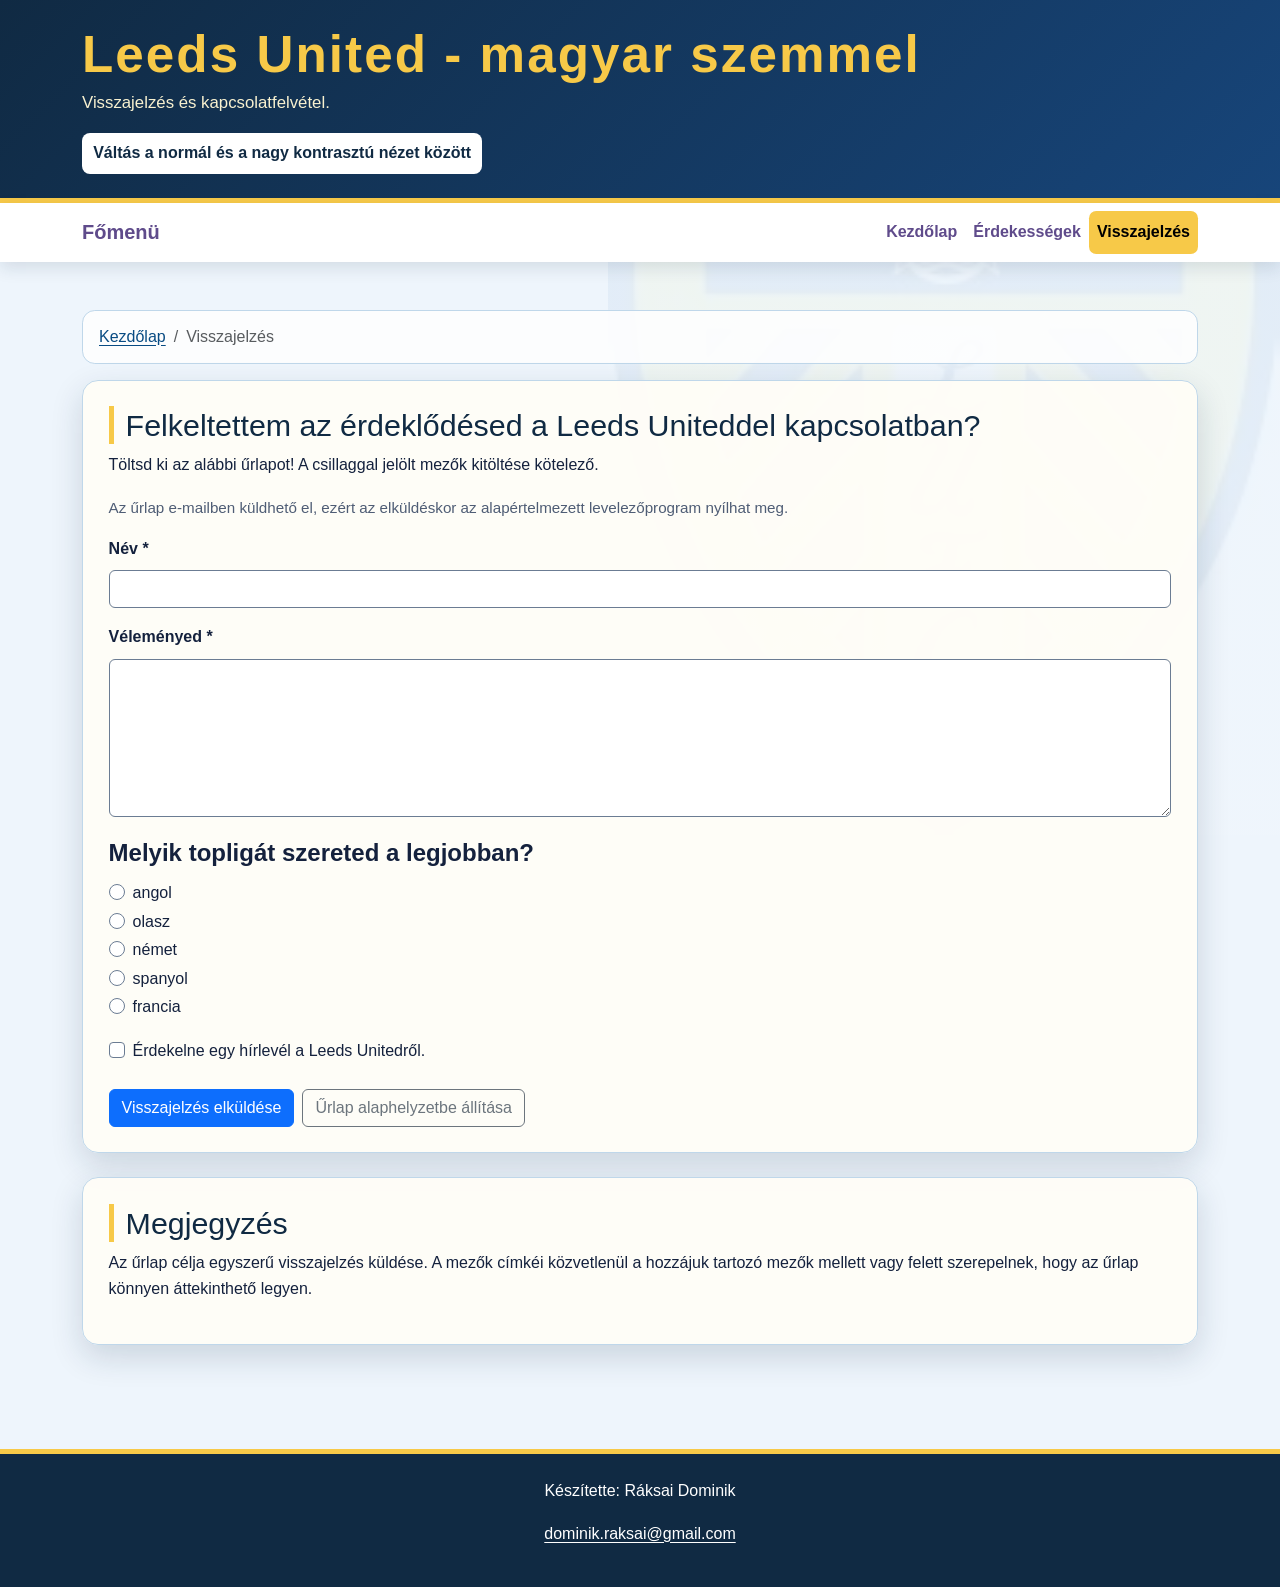
<file: visszajelzes.html>
<!DOCTYPE html>
<html lang="hu">
<head>
  <meta charset="utf-8">
  <meta name="viewport" content="width=device-width, initial-scale=1">
  <title>Visszajelzés - Leeds United magyar szemmel</title>
  <link href="https://cdn.jsdelivr.net/npm/bootstrap@5.3.3/dist/css/bootstrap.min.css" rel="stylesheet">
  <link rel="stylesheet" href="css/style.css" media="screen">
  <link rel="stylesheet" href="css/print.css" media="print">
</head>
<body>
  <a class="skip-link" href="#tartalom">Ugrás a fő tartalomra</a>
  <input class="contrast-toggle" type="checkbox" id="nagybetus" aria-label="Nagy kontrasztú, nagybetűs nézet bekapcsolása">
  <div class="site-wrap">
    <header class="site-header py-4">
      <div class="container-lg">
        <h1 class="site-title">Leeds United - magyar szemmel</h1>
        <p class="tagline">Visszajelzés és kapcsolatfelvétel.</p>
        <label class="contrast-control" for="nagybetus">Váltás a normál és a nagy kontrasztú nézet között</label>
      </div>
    </header>

    <nav class="navbar navbar-expand-md" aria-label="Főmenü">
      <div class="container-lg">
        <span class="navbar-brand">Főmenü</span>
        <button class="navbar-toggler" type="button" data-bs-toggle="collapse" data-bs-target="#fomenu" aria-controls="fomenu" aria-expanded="false" aria-label="Menü megnyitása">
          <span class="navbar-toggler-icon"></span>
        </button>
        <div class="collapse navbar-collapse" id="fomenu">
          <ul class="navbar-nav ms-auto">
            <li class="nav-item"><a class="nav-link" href="index.html">Kezdőlap</a></li>
            <li class="nav-item"><a class="nav-link" href="erdekessegek.html">Érdekességek</a></li>
            <li class="nav-item"><a class="nav-link active" aria-current="page" href="visszajelzes.html">Visszajelzés</a></li>
          </ul>
        </div>
      </div>
    </nav>

    <main id="tartalom" class="container-lg">
      <nav aria-label="Helyzetjelző navigáció">
        <ol class="breadcrumb">
          <li class="breadcrumb-item"><a href="index.html" title="Ugrás a Kezdőlapra">Kezdőlap</a></li>
          <li class="breadcrumb-item active" aria-current="page">Visszajelzés</li>
        </ol>
      </nav>

      <section class="form-card" aria-labelledby="urlapcim">
        <h2 id="urlapcim">Felkeltettem az érdeklődésed a Leeds Uniteddel kapcsolatban?</h2>
        <p>Töltsd ki az alábbi űrlapot! A csillaggal jelölt mezők kitöltése kötelező.</p>
        <p class="required-note">Az űrlap e-mailben küldhető el, ezért az elküldéskor az alapértelmezett levelezőprogram nyílhat meg.</p>

        <form action="mailto:dominik.raksai@gmail.com" method="post" enctype="text/plain">
          <div class="mb-3">
            <label class="form-label" for="nev">Név *</label>
            <input class="form-control" type="text" id="nev" name="nev" size="35" maxlength="80" required>
          </div>

          <div class="mb-3">
            <label class="form-label" for="velemeny">Véleményed *</label>
            <textarea class="form-control" id="velemeny" name="velemeny" cols="55" rows="6" maxlength="1100" required></textarea>
          </div>

          <fieldset class="mb-3">
            <legend>Melyik topligát szereted a legjobban?</legend>
            <div class="form-check">
              <input class="form-check-input" type="radio" name="topliga" id="angol" value="angol">
              <label class="form-check-label" for="angol">angol</label>
            </div>
            <div class="form-check">
              <input class="form-check-input" type="radio" name="topliga" id="olasz" value="olasz">
              <label class="form-check-label" for="olasz">olasz</label>
            </div>
            <div class="form-check">
              <input class="form-check-input" type="radio" name="topliga" id="nemet" value="német">
              <label class="form-check-label" for="nemet">német</label>
            </div>
            <div class="form-check">
              <input class="form-check-input" type="radio" name="topliga" id="spanyol" value="spanyol">
              <label class="form-check-label" for="spanyol">spanyol</label>
            </div>
            <div class="form-check">
              <input class="form-check-input" type="radio" name="topliga" id="francia" value="francia">
              <label class="form-check-label" for="francia">francia</label>
            </div>
          </fieldset>

          <div class="form-check mb-4">
            <input class="form-check-input" type="checkbox" id="hirlevel" name="hirlevel" value="igen">
            <label class="form-check-label" for="hirlevel">Érdekelne egy hírlevél a Leeds Unitedről.</label>
          </div>

          <div class="d-flex flex-wrap gap-2">
            <button class="btn btn-primary" type="submit">Visszajelzés elküldése</button>
            <button class="btn btn-outline-secondary" type="reset">Űrlap alaphelyzetbe állítása</button>
          </div>
        </form>
      </section>

      <aside class="aside-card" aria-labelledby="adatkezeles">
        <h2 id="adatkezeles">Megjegyzés</h2>
        <p>Az űrlap célja egyszerű visszajelzés küldése. A mezők címkéi közvetlenül a hozzájuk tartozó mezők mellett vagy felett szerepelnek, hogy az űrlap könnyen áttekinthető legyen.</p>
      </aside>
    </main>

    <footer class="site-footer">
      <div class="container-lg">
        <p>Készítette: Ráksai Dominik</p>
        <p><a class="footer-link" href="mailto:dominik.raksai@gmail.com">dominik.raksai@gmail.com</a></p>
      </div>
    </footer>
  </div>
  <script src="https://cdn.jsdelivr.net/npm/bootstrap@5.3.3/dist/js/bootstrap.bundle.min.js"></script>
</body>
</html>
</file>
<file: css/style.css>
:root {
  --leeds-blue: #17457a;
  --leeds-yellow: #f7c948;
  --deep-blue: #102a43;
  --soft-blue: #e6f0fa;
  --paper: #fffdf7;
  --ink: #14213d;
  --muted: #4f5d75;
  --border: #bfd7ea;
  --shadow: 0 0.75rem 2rem rgba(16, 42, 67, 0.16);
}

* {
  box-sizing: border-box;
}

html {
  font-size: 100%;
  scroll-behavior: smooth;
}

body {
  margin: 0;
  color: var(--ink);
  background: #eef5fc;
  font-family: Arial, Helvetica, sans-serif;
  line-height: 1.65;
}

body > .contrast-toggle {
  position: absolute;
  left: -999rem;
}

.skip-link {
  position: absolute;
  left: -999rem;
  top: 0.5rem;
  z-index: 2000;
  padding: 0.75rem 1rem;
  color: #000;
  background: #fff;
  border: 0.15rem solid #000;
}

.skip-link:focus {
  left: 0.5rem;
}

.site-wrap {
  min-height: 100vh;
  background-image: linear-gradient(rgba(238, 245, 252, 0.94), rgba(238, 245, 252, 0.97)), url("../images/leedslogo.png");
  background-repeat: no-repeat;
  background-position: top right;
  background-size: min(42rem, 90vw) auto;
}

.site-header {
  color: #ffffff;
  background: linear-gradient(135deg, var(--deep-blue), var(--leeds-blue));
  border-bottom: 0.35rem solid var(--leeds-yellow);
}

.site-title {
  margin: 0;
  font-size: clamp(1.85rem, 4vw, 3.2rem);
  font-weight: 800;
  letter-spacing: 0.04em;
}

.tagline {
  margin: 0.25rem 0 0;
  color: #f8f1d0;
  font-size: 1.05rem;
}

.contrast-control {
  display: inline-flex;
  gap: 0.45rem;
  align-items: center;
  margin-top: 1rem;
  padding: 0.45rem 0.7rem;
  color: #102a43;
  background: #ffffff;
  border-radius: 0.5rem;
  font-weight: 700;
}

.navbar {
  background-color: #ffffff;
  box-shadow: 0 0.35rem 1rem rgba(16, 42, 67, 0.12); 
}

.navbar-brand,
.nav-link {
  color: #5f4b8b;
  font-weight: 700;
}

.nav-link.active,
.nav-link[aria-current="page"] {
  color: #000000 !important;
  background: var(--leeds-yellow);
  border-radius: 0.45rem;
}

main {
  padding-block: 2rem;
}

.breadcrumb {
  padding: 0.8rem 1rem;
  background: rgba(255, 255, 255, 0.85);
  border: 0.08rem solid var(--border);
  border-radius: 0.8rem;
}

.hero,
.content-card,
.aside-card,
.form-card {
  background: rgba(255, 253, 247, 0.96);
  border: 0.08rem solid var(--border);
  border-radius: 1rem;
  box-shadow: var(--shadow);
}

.hero {
  padding: clamp(1.25rem, 3vw, 2rem);
}

.content-card,
.aside-card,
.form-card {
  padding: clamp(1rem, 2.4vw, 1.6rem);
  margin-bottom: 1.5rem;
}

h1 {
  color: var(--leeds-yellow);
  font-size: clamp(1.7rem, 3.8vw, 2.5rem);
}

h2 {
  color: var(--deep-blue);
  font-family: Arial, Helvetica, sans-serif;
  line-height: 1.25;
  margin-top: 0;
  font-size: clamp(1.35rem, 3vw, 1.9rem);
  border-left: 0.35rem solid var(--leeds-yellow);
  padding-left: 0.75rem;
}

h3 {
  color: var(--deep-blue);
  font-family: Arial, Helvetica, sans-serif;
  line-height: 1.25;
  font-size: 1.4rem;
}

p {
  margin-bottom: 1rem;
}

strong,
em {
  color: #0b2545;
}

a {
  color: #084b83;
  text-decoration: underline;
  text-underline-offset: 0.16em;
}

a:visited {
  color: #5f4b8b;
}

a:hover,
a:focus {
  color: #000000;
  background: #fff3b0;
}

.navbar a,
.figure-link,
.btn,
.footer-link {
  text-decoration: none;
}

img,
video,
iframe {
  max-width: 100%;
}

img,
video {
  height: auto;
}

figure {
  margin: 0 0 1.2rem;
}

figcaption {
  margin-top: 0.5rem;
  color: var(--muted);
  font-size: 0.95rem;
  font-style: italic;
}

.logo-figure img {
  max-width: 13rem;
  padding: 0.7rem;
  background: #ffffff;
  border: 0.08rem solid var(--border);
  border-radius: 0.8rem;
}

.thumbnail {
  border: 0.18rem solid #ffffff;
  border-radius: 0.8rem;
  box-shadow: 0 0.4rem 1rem rgba(0, 0, 0, 0.18);
  transition: transform 0.2s ease;
}

.thumbnail:hover,
.thumbnail:focus {
  transform: scale(1.03);
}

.table-wrapper {
  overflow-x: auto;
}

table {
  width: 100%;
  min-width: 24rem;
  margin: 1rem 0;
  border-collapse: collapse;
  background: #ffffff;
}

caption {
  caption-side: top;
  color: var(--ink);
  text-align: left;
  font-weight: 700;
}

caption details {
  padding: 0.7rem 0.9rem;
  background: var(--soft-blue);
  border: 0.08rem solid var(--border);
  border-radius: 0.5rem;
}

caption summary {
  cursor: pointer;
}

th,
td {
  padding: 0.8rem;
  border: 0.08rem solid #9fbad0;
  vertical-align: top;
}

th {
  color: #ffffff;
  background: var(--leeds-blue);
}

tbody th {
  width: 38%;
}

.fact-list li {
  margin-bottom: 0.5rem;
}

.video-box {
  aspect-ratio: 16 / 9;
  width: 100%;
  border: 0;
  border-radius: 1rem;
  box-shadow: var(--shadow);
}

.local-video {
  display: block;
  width: 100%;
  max-height: 28rem;
  background: #000000;
  border-radius: 1rem;
}

.form-label,
legend {
  font-weight: 700;
}

.form-control,
.form-check-input {
  border-color: #6b7c93;
}

textarea.form-control {
  min-height: 9rem;
}

.required-note {
  color: var(--muted);
  font-size: 0.95rem;
}

.site-footer {
  margin-top: 2rem;
  padding: 1.5rem 0;
  color: #ffffff;
  background: var(--deep-blue);
  border-top: 0.35rem solid var(--leeds-yellow);
  text-align: center;
}

.site-footer a {
  color: #ffffff;
  text-decoration: underline;
}

.source-list li {
  margin-bottom: 0.45rem;
}

.carousel-caption {
  background: rgba(0, 0, 0, 0.72);
  border-radius: 0.6rem;
}

.nyomtatas {
  display: none;
}

.contrast-toggle:checked ~ .site-wrap {
  color: #ffffff;
  background: #000000;
  font-size: 1.8rem;
}

.contrast-toggle:checked ~ .site-wrap .site-header,
.contrast-toggle:checked ~ .site-wrap .site-footer,
.contrast-toggle:checked ~ .site-wrap .navbar,
.contrast-toggle:checked ~ .site-wrap .hero,
.contrast-toggle:checked ~ .site-wrap .content-card,
.contrast-toggle:checked ~ .site-wrap .aside-card,
.contrast-toggle:checked ~ .site-wrap .form-card,
.contrast-toggle:checked ~ .site-wrap .breadcrumb,
.contrast-toggle:checked ~ .site-wrap .breadcrumb-item.active {
  color: #ffffff;
  background: #000000;
  border-color: #ffff00;
  box-shadow: none;
}

.contrast-toggle:checked ~ .site-wrap h1,
.contrast-toggle:checked ~ .site-wrap h2,
.contrast-toggle:checked ~ .site-wrap h3,
.contrast-toggle:checked ~ .site-wrap strong,
.contrast-toggle:checked ~ .site-wrap em,
.contrast-toggle:checked ~ .site-wrap figcaption,
.contrast-toggle:checked ~ .site-wrap .required-note,
.contrast-toggle:checked ~ .site-wrap .nav-link,
.contrast-toggle:checked ~ .site-wrap .navbar-brand {
  color: #ffffff !important;
}

.contrast-toggle:checked ~ .site-wrap h1 {
  font-size: clamp(3rem, 6vw, 4.5rem);
}

.contrast-toggle:checked ~ .site-wrap h2 {
  font-size: clamp(2.4rem, 5vw, 3.5rem);
}

.contrast-toggle:checked ~ .site-wrap h3 {
  font-size: 2.5rem;
}

.contrast-toggle:checked ~ .site-wrap .tagline,
.contrast-toggle:checked ~ .site-wrap .navbar-brand,
.contrast-toggle:checked ~ .site-wrap figcaption,
.contrast-toggle:checked ~ .site-wrap .required-note,
.contrast-toggle:checked ~ .site-wrap legend,
.contrast-toggle:checked ~ .site-wrap .form-label,
.contrast-toggle:checked ~ .site-wrap .form-check-label {
  font-size: 1.6rem;
}

.contrast-toggle:checked ~ .site-wrap .nav-link {
  font-size: 1.5rem;
}

.contrast-toggle:checked ~ .site-wrap .form-control,
.contrast-toggle:checked ~ .site-wrap .form-check-input,
.contrast-toggle:checked ~ .site-wrap textarea {
  font-size: 1.4rem;
}

.contrast-toggle:checked ~ .site-wrap a {
  color: #ffff00;
}

.contrast-toggle:checked ~ .site-wrap a:visited {
  color: #d8d800;
}

.contrast-toggle:checked ~ .site-wrap .nav-link.active,
.contrast-toggle:checked ~ .site-wrap .nav-link[aria-current="page"] {
  color: #000000 !important;
  background: #ffff00;
}

.contrast-toggle:checked ~ .site-wrap th,
.contrast-toggle:checked ~ .site-wrap td,
.contrast-toggle:checked ~ .site-wrap caption details {
  color: #ffffff;
  background: #000000;
  border-color: #ffff00;
}

.contrast-toggle:checked ~ .site-wrap .contrast-control {
  color: #000000;
  background: #ffff00;
}

@media (max-width: 767.98px) {
  .site-header {
    text-align: center;
  }

  .content-card,
  .aside-card,
  .form-card {
    border-radius: 0.75rem;
  }

  .navbar-nav {
    gap: 0.35rem;
    padding-top: 0.75rem;
  }
}

@media (min-width: 768px) {
  .two-column-text {
    columns: 2 18rem;
    column-gap: 2rem;
  }
}

@media (min-width: 1200px) {
  main {
    padding-block: 3rem;
  }

  .wide-reading {
    max-width: 72rem;
  }
}
</file>
<file: css/print.css>
@media print {
  * {
    box-shadow: none !important;
    text-shadow: none !important;
  }

  html {
    font-size: 11pt;
  }

  body {
    color: #000000;
    background: #ffffff;
    font-family: "Times New Roman", Times, serif;
    line-height: 1.35;
  }

  .site-header,
  .navbar,
  .breadcrumb,
  .skip-link,
  .contrast-control,
  .site-footer,
  aside,
  video,
  .carousel,
  .btn {
    display: none !important;
  }

  main,
  .container,
  .content-card,
  .hero,
  .form-card {
    width: 100% !important;
    max-width: none !important;
    margin: 0 !important;
    padding: 0 !important;
    border: 0 !important;
    background: #ffffff !important;
  }

  h1,
  h2,
  h3 {
    color: #000000;
    page-break-after: avoid;
  }

  a {
    color: #000000;
  }

  a[href^="http"]::after,
  a[href^="mailto"]::after {
    content: " (" attr(href) ")";
    font-size: 90%;
  }

  img {
    max-width: 7cm !important;
    height: auto !important;
  }

  table {
    page-break-inside: avoid;
  }
}
</file>
